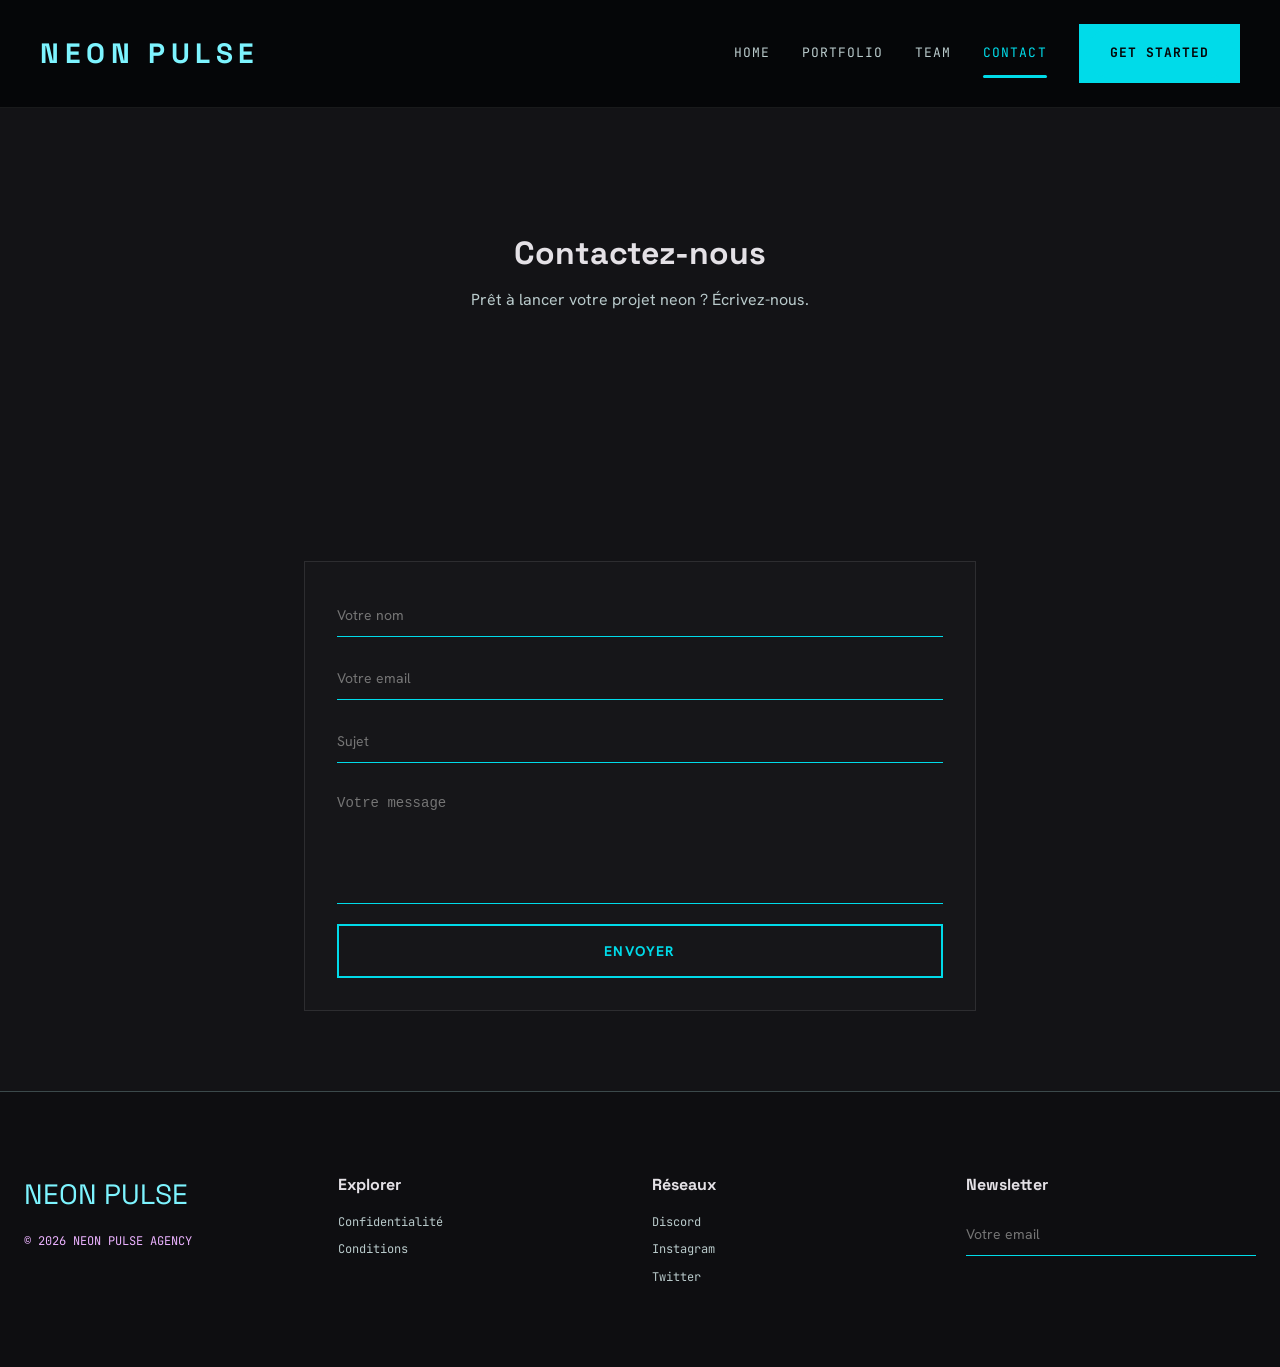
<file: contact.html>
<!DOCTYPE html>
<html lang="fr">
<head>
  <meta charset="UTF-8">
  <meta name="viewport" content="width=device-width, initial-scale=1.0">
  <title>Contact | NEON PULSE</title>
  <link href="https://fonts.googleapis.com/css2?family=Space+Grotesk:wght@400;600;700&family=Hanken+Grotesk:wght@400;500&family=JetBrains+Mono:wght@400;500&display=swap" rel="stylesheet">
  <link rel="stylesheet" href="css/main.css">
</head>
<body>
  <header class="site-header">
    <div class="logo">NEON PULSE</div>
    <nav>
      <ul>
        <li><a href="index.html">Home</a></li>
        <li><a href="portfolio.html">Portfolio</a></li>
        <li><a href="team.html">Team</a></li>
        <li><a href="contact.html" class="active" aria-current="page">Contact</a></li>
        <li class="btn-nav"><a href="contact.html">Get Started</a></li>
      </ul>
    </nav>
  </header>

  <main>
    <section class="team-section" style="padding: 120px 40px; text-align:center;">
      <h1 class="team-section__title">Contactez-nous</h1>
      <p class="team-section__subtitle">Prêt à lancer votre projet neon ? Écrivez-nous.</p>
    </section>

    <section class="team-section" style="padding-bottom: 80px; max-width: 720px; margin: 0 auto;">
      <form class="glass-card" style="padding: 32px; display:grid; gap: 20px;">
        <input class="input" type="text" placeholder="Votre nom">
        <input class="input" type="email" placeholder="Votre email">
        <input class="input" type="text" placeholder="Sujet">
        <textarea class="input" rows="6" placeholder="Votre message" style="resize:none;"></textarea>
        <button class="btn" type="submit">Envoyer</button>
      </form>
    </section>
  </main>

  <footer class="site-footer">
    <div class="site-footer__grid">
      <div>
        <div class="site-footer__logo">NEON PULSE</div>
        <p class="site-footer__copyright">© 2026 NEON PULSE AGENCY</p>
      </div>
      <div>
        <h4>Explorer</h4>
        <div class="site-footer__links">
          <a href="#">Confidentialité</a>
          <a href="#">Conditions</a>
        </div>
      </div>
      <div>
        <h4>Réseaux</h4>
        <div class="site-footer__links">
          <a href="#">Discord</a>
          <a href="#">Instagram</a>
          <a href="#">Twitter</a>
        </div>
      </div>
      <div>
        <h4>Newsletter</h4>
        <input type="email" class="input" placeholder="Votre email">
      </div>
    </div>
  </footer>
</body>
</html>
</file>
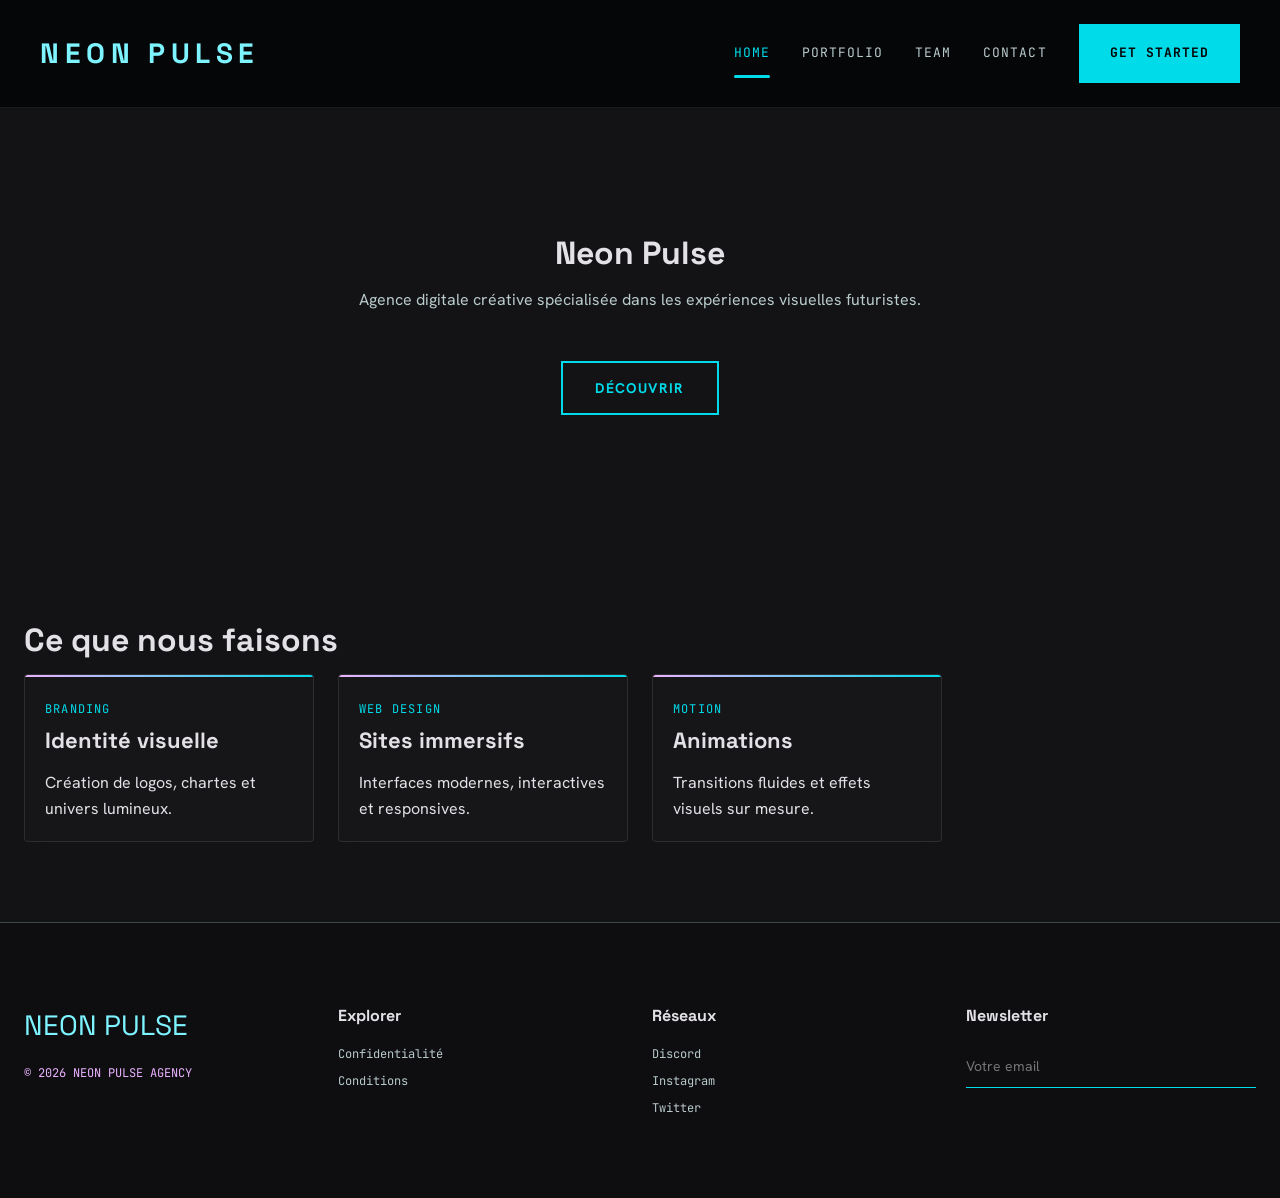
<file: home.html>
<!DOCTYPE html>
<html lang="fr">
<head>
  <meta charset="UTF-8">
  <meta name="viewport" content="width=device-width, initial-scale=1.0">
  <title>Home | NEON PULSE</title>
  <link href="https://fonts.googleapis.com/css2?family=Space+Grotesk:wght@400;600;700&family=Hanken+Grotesk:wght@400;500&family=JetBrains+Mono:wght@400;500&display=swap" rel="stylesheet">
  <link rel="stylesheet" href="css/main.css">
</head>
<body>
  <header class="site-header">
    <div class="logo">NEON PULSE</div>
    <nav>
      <ul>
        <li><a href="index.html" class="active" aria-current="page">Home</a></li>
        <li><a href="portfolio.html">Portfolio</a></li>
        <li><a href="team.html">Team</a></li>
        <li><a href="contact.html">Contact</a></li>
        <li class="btn-nav"><a href="contact.html">Get Started</a></li>
      </ul>
    </nav>
  </header>
  <main>
    <section class="team-section" style="padding: 120px 40px; text-align:center;">
      <h1 class="team-section__title">Neon Pulse</h1>
      <p class="team-section__subtitle">Agence digitale créative spécialisée dans les expériences visuelles futuristes.</p>
      <button class="btn">Découvrir</button>
    </section>

    <section class="team-section" style="padding-bottom: 80px;">
      <h2 class="team-section__title">Ce que nous faisons</h2>
      <div class="team-grid">
        <article class="team-card glass-card">
          <div class="team-card__content">
            <span class="badge">Branding</span>
            <h3 class="team-card__name">Identité visuelle</h3>
            <p>Création de logos, chartes et univers lumineux.</p>
          </div>
        </article>
        <article class="team-card glass-card">
          <div class="team-card__content">
            <span class="badge">Web Design</span>
            <h3 class="team-card__name">Sites immersifs</h3>
            <p>Interfaces modernes, interactives et responsives.</p>
          </div>
        </article>
        <article class="team-card glass-card">
          <div class="team-card__content">
            <span class="badge">Motion</span>
            <h3 class="team-card__name">Animations</h3>
            <p>Transitions fluides et effets visuels sur mesure.</p>
          </div>
        </article>
      </div>
    </section>
  </main>

  <footer class="site-footer">
    <div class="site-footer__grid">
      <div>
        <div class="site-footer__logo">NEON PULSE</div>
        <p class="site-footer__copyright">© 2026 NEON PULSE AGENCY</p>
      </div>
      <div>
        <h4>Explorer</h4>
        <div class="site-footer__links">
          <a href="#">Confidentialité</a>
          <a href="#">Conditions</a>
        </div>
      </div>
      <div>
        <h4>Réseaux</h4>
        <div class="site-footer__links">
          <a href="#">Discord</a>
          <a href="#">Instagram</a>
          <a href="#">Twitter</a>
        </div>
      </div>
      <div>
        <h4>Newsletter</h4>
        <input type="email" class="input" placeholder="Votre email">
      </div>
    </div>
  </footer>
</body>
</html>
</file>
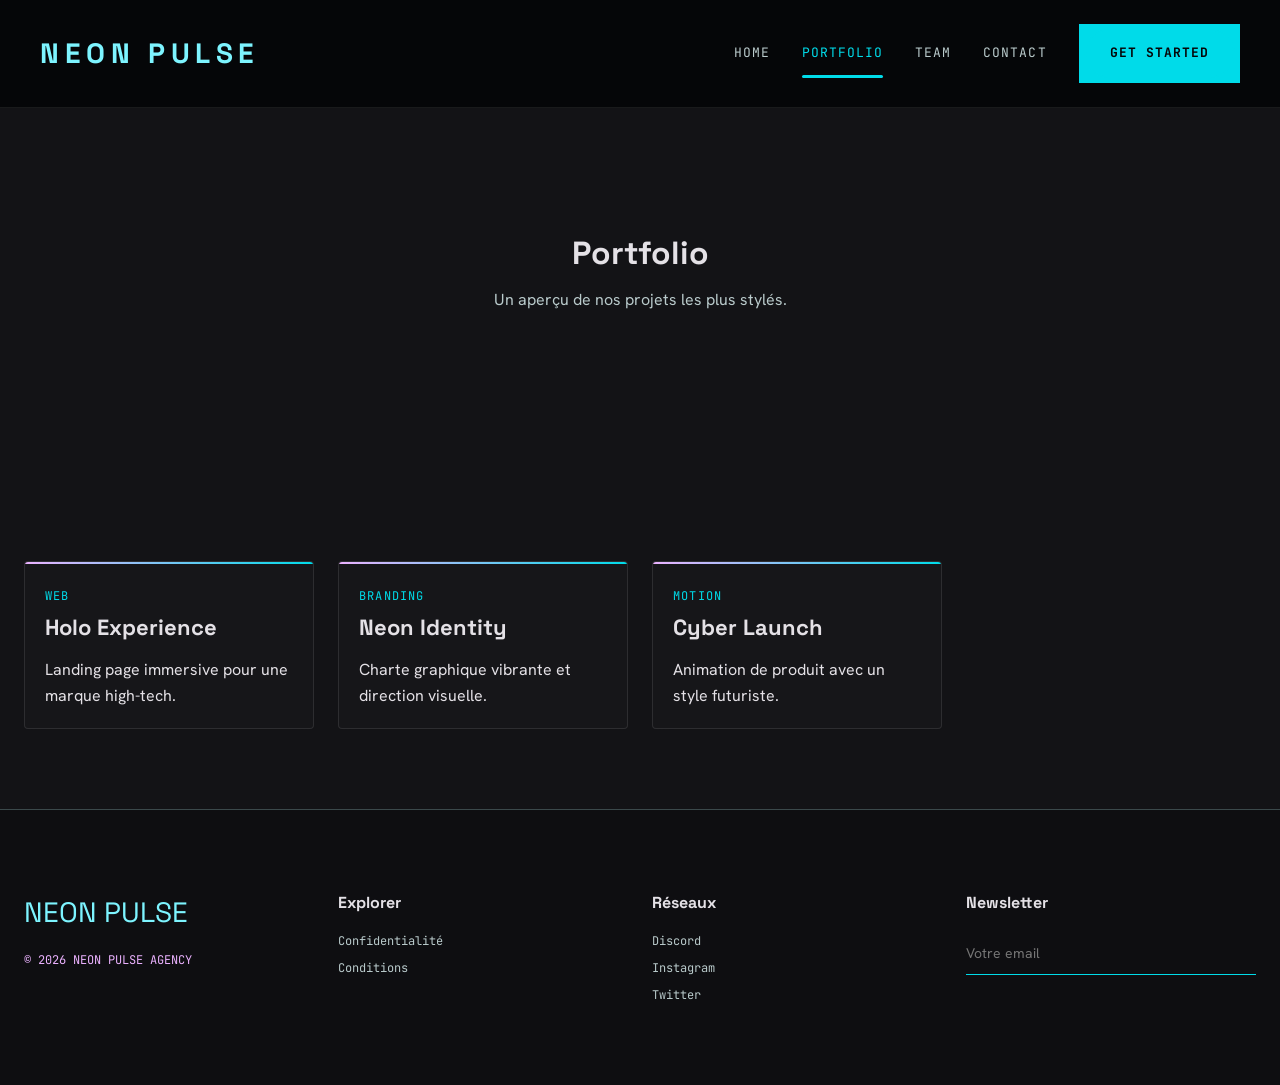
<file: portfolio.html>
<!DOCTYPE html>
<html lang="fr">
<head>
  <meta charset="UTF-8">
  <meta name="viewport" content="width=device-width, initial-scale=1.0">
  <title>Portfolio | NEON PULSE</title>
  <link href="https://fonts.googleapis.com/css2?family=Space+Grotesk:wght@400;600;700&family=Hanken+Grotesk:wght@400;500&family=JetBrains+Mono:wght@400;500&display=swap" rel="stylesheet">
  <link rel="stylesheet" href="css/main.css">
</head>
<body>
  <header class="site-header">
    <div class="logo">NEON PULSE</div>
    <nav>
      <ul>
        <li><a href="index.html">Home</a></li>
        <li><a href="portfolio.html" class="active" aria-current="page">Portfolio</a></li>
        <li><a href="team.html">Team</a></li>
        <li><a href="contact.html">Contact</a></li>
        <li class="btn-nav"><a href="contact.html">Get Started</a></li>
      </ul>
    </nav>
  </header>

  <main>
    <section class="team-section" style="padding: 120px 40px; text-align:center;">
      <h1 class="team-section__title">Portfolio</h1>
      <p class="team-section__subtitle">Un aperçu de nos projets les plus stylés.</p>
    </section>

    <section class="team-section" style="padding-bottom: 80px;">
      <div class="team-grid">
        <article class="team-card glass-card">
          <div class="team-card__content">
            <span class="badge">Web</span>
            <h3 class="team-card__name">Holo Experience</h3>
            <p>Landing page immersive pour une marque high-tech.</p>
          </div>
        </article>
        <article class="team-card glass-card">
          <div class="team-card__content">
            <span class="badge">Branding</span>
            <h3 class="team-card__name">Neon Identity</h3>
            <p>Charte graphique vibrante et direction visuelle.</p>
          </div>
        </article>
        <article class="team-card glass-card">
          <div class="team-card__content">
            <span class="badge">Motion</span>
            <h3 class="team-card__name">Cyber Launch</h3>
            <p>Animation de produit avec un style futuriste.</p>
          </div>
        </article>
      </div>
    </section>
  </main>

  <footer class="site-footer">
    <div class="site-footer__grid">
      <div>
        <div class="site-footer__logo">NEON PULSE</div>
        <p class="site-footer__copyright">© 2026 NEON PULSE AGENCY</p>
      </div>
      <div>
        <h4>Explorer</h4>
        <div class="site-footer__links">
          <a href="#">Confidentialité</a>
          <a href="#">Conditions</a>
        </div>
      </div>
      <div>
        <h4>Réseaux</h4>
        <div class="site-footer__links">
          <a href="#">Discord</a>
          <a href="#">Instagram</a>
          <a href="#">Twitter</a>
        </div>
      </div>
      <div>
        <h4>Newsletter</h4>
        <input type="email" class="input" placeholder="Votre email">
      </div>
    </div>
  </footer>
</body>
</html>
</file>
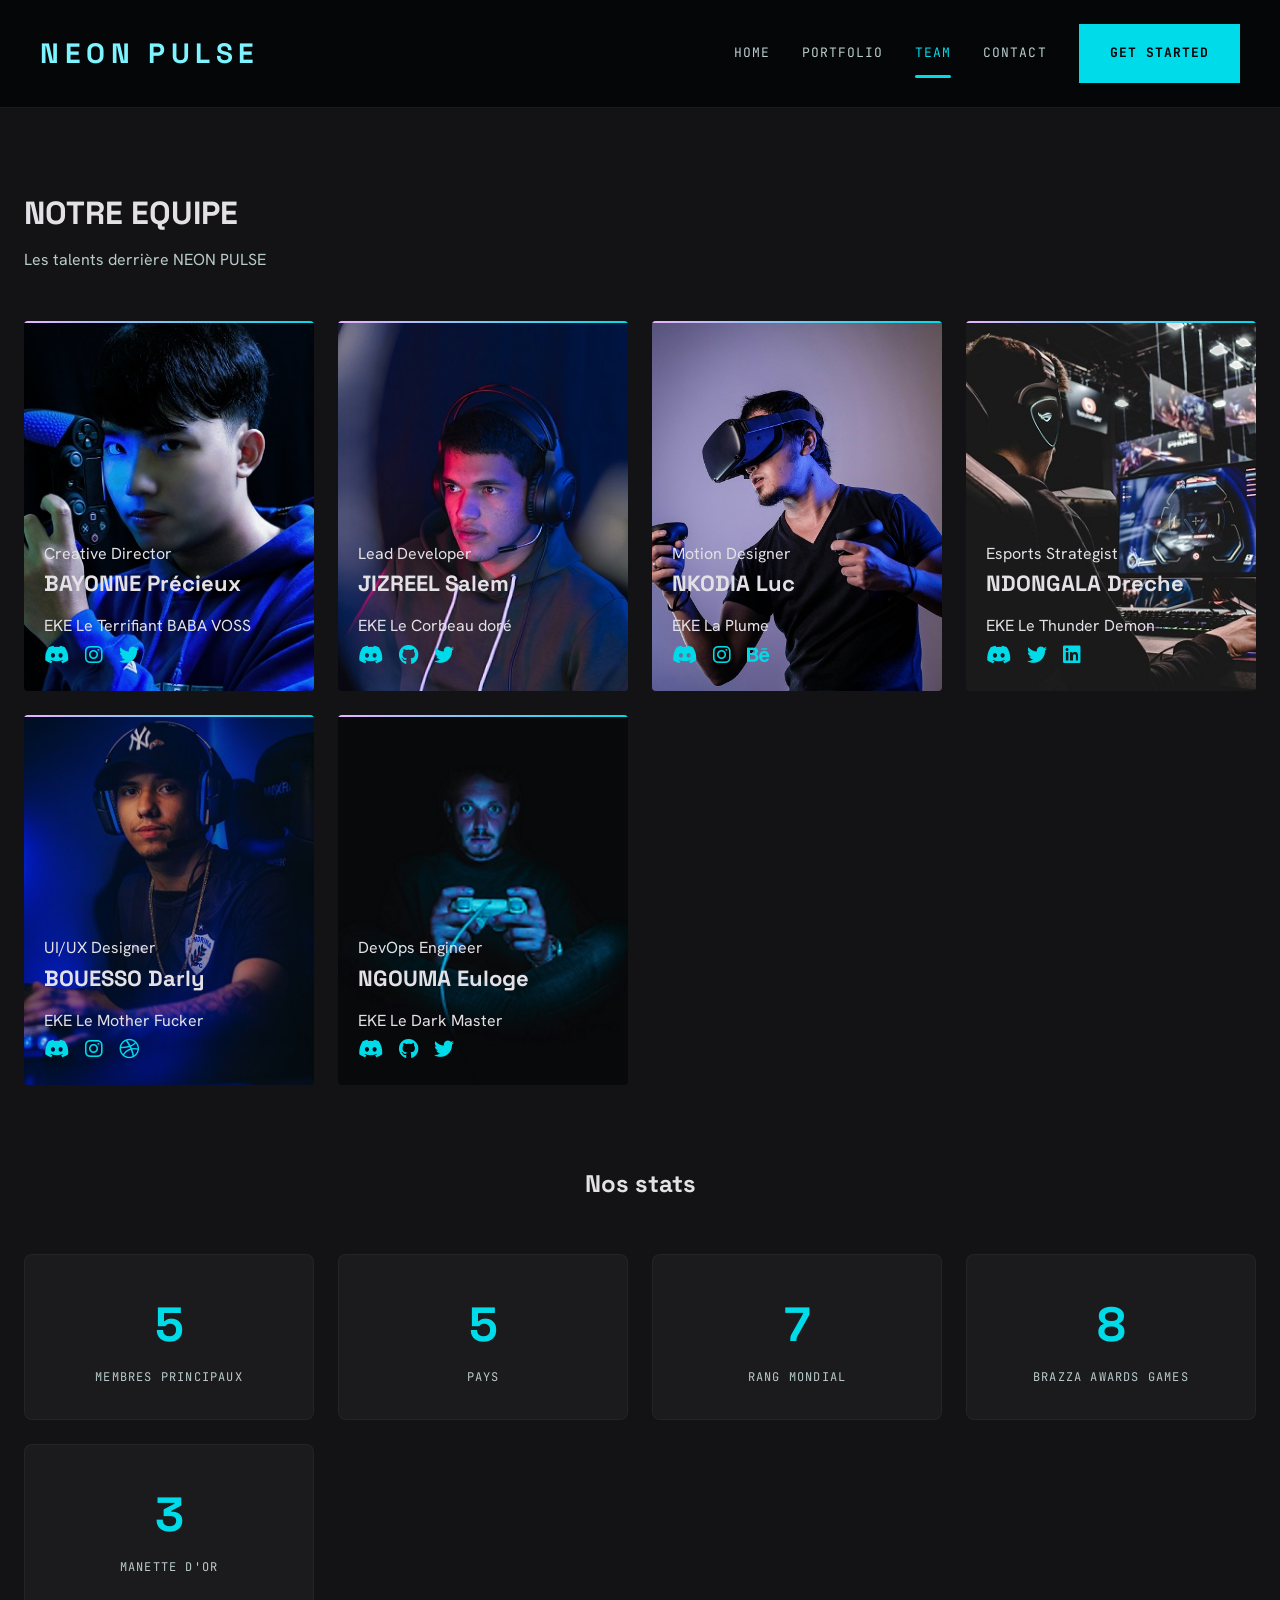
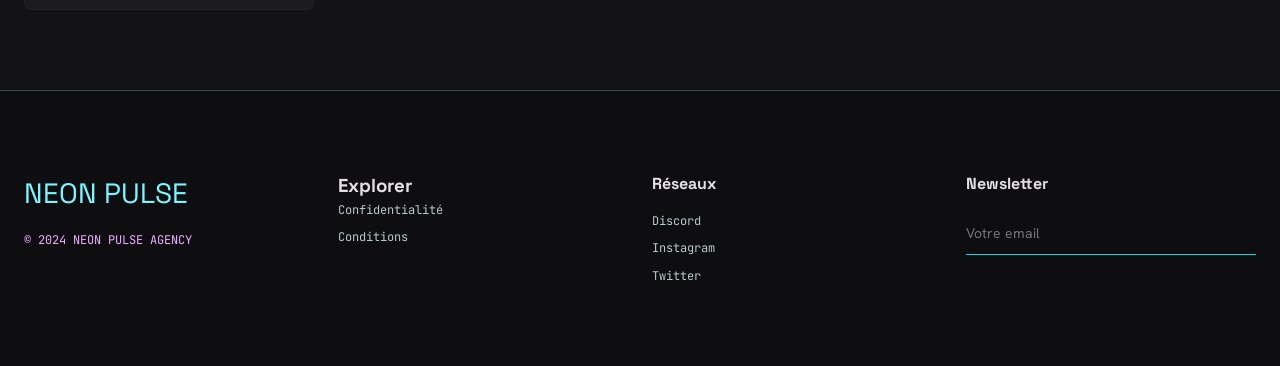
<file: team.html>
<!DOCTYPE html>
<html lang="fr">

<head>
    <meta charset="UTF-8">
    <meta name="viewport" content="width=device-width, initial-scale=1.0">
    <title>EQUIPE | NEON PULSE</title>
    <!-- Google Fonts -->
    <link rel="preconnect" href="https://fonts.googleapis.com">
    <link rel="preconnect" href="https://fonts.gstatic.com" crossorigin>
    <link
        href="https://fonts.googleapis.com/css2?family=Space+Grotesk:wght@400;500;600;700&family=Hanken+Grotesk:wght@400;500;600&family=JetBrains+Mono:wght@400;600&display=swap"
        rel="stylesheet">
    <!-- Font Awesome 6 -->
    <link rel="stylesheet" href="https://cdnjs.cloudflare.com/ajax/libs/font-awesome/6.0.0-beta3/css/all.min.css">
    <link rel="stylesheet" href="./css/main.css">

</head>

<body>

    <!-- ========== HEADER ========== -->
    <header class="site-header">
        <div class="logo">NEON PULSE</div>
        <nav>
            <ul>
                <li><a href="index.html">Home</a></li>
                <li><a href="portfolio.html">Portfolio</a></li>
                <li><a href="team.html" class="active" aria-current="page">Team</a></li>
                <li><a href="contact.html">Contact</a></li>
                <li class="btn-nav"><a href="contact.html">Get Started</a></li>
            </ul>
        </nav>
    </header>

    <!-- ========== EQUIPE SECTION ========== -->
    <section class="team-section">
        <h1 class="team-section__title">
            NOTRE <span class="highlight">EQUIPE</span>
        </h1>
        <p class="team-section__subtitle">
            Les talents derrière NEON PULSE
        </p>

        <!-- Grille des membres -->
        <div class="team-grid">

            <!-- Membre 1 -->
            <div class="team-card" style="background-image: url(image/voss.jpg);background-size: cover;
                background-position: center;
                background-repeat: no-repeat;">
                <div class="team-card__image-wrapper">
                    
                </div>
                <div class="team-card__content">
                    <span class="team-card__badge">Creative Director</span>
                    <h2 class="team-card__name">BAYONNE Précieux</h2>
                    <p class="team-card__role">EKE Le Terrifiant BABA VOSS</p>
                    <div class="team-card__socials">
                        <a href="#" class="icon-link"><i class="fab fa-discord"></i></a>
                        <a href="#" class="icon-link"><i class="fab fa-instagram"></i></a>
                        <a href="#" class="icon-link"><i class="fab fa-twitter"></i></a>
                    </div>
                </div>
            </div>

            <!-- Membre 2 -->
            <div class="team-card" style="background-image: url(image/corbeau.jpg);background-size: cover;
    background-position: center;
    background-repeat: no-repeat;">
                <div class="team-card__image-wrapper">
                    
                </div>
                <div class="team-card__content">
                    <span class="team-card__badge team-card__badge--purple">Lead Developer</span>
                    <h2 class="team-card__name">JIZREEL Salem</h2>
                    <p class="team-card__role">EKE Le Corbeau doré</p>
                    <div class="team-card__socials">
                        <a href="#" class="icon-link"><i class="fab fa-discord"></i></a>
                        <a href="#" class="icon-link"><i class="fab fa-github"></i></a>
                        <a href="#" class="icon-link"><i class="fab fa-twitter"></i></a>
                    </div>
                </div>
            </div>

            <!-- Membre 3 -->
            <div class="team-card" style="background-image: url(image/plume.jpg);background-size: cover;
                background-position: center;
                background-repeat: no-repeat;">
                <div class="team-card__image-wrapper">
                    
                </div>
                <div class="team-card__content">
                    <span class="team-card__badge">Motion Designer</span>
                    <h2 class="team-card__name">NKODIA Luc</h2>
                    <p class="team-card__role">EKE La Plume </p>
                    <div class="team-card__socials">
                        <a href="#" class="icon-link"><i class="fab fa-discord"></i></a>
                        <a href="#" class="icon-link"><i class="fab fa-instagram"></i></a>
                        <a href="#" class="icon-link"><i class="fab fa-behance"></i></a>
                    </div>
                </div>
            </div>

            <!-- Membre 4 -->
            <div class="team-card" style="background-image: url(image/thunder.jpg);background-size: cover;
                    background-position: center;
                    background-repeat: no-repeat;">
                <div class="team-card__image-wrapper">
                    
                </div>
                <div class="team-card__content">
                    <span class="team-card__badge team-card__badge--purple">Esports Strategist</span>
                    <h3 class="team-card__name">NDONGALA Dreche</h3>
                    <p class="team-card__role">EKE Le Thunder Demon</p>
                    <div class="team-card__socials">
                        <a href="#" class="icon-link"><i class="fab fa-discord"></i></a>
                        <a href="#" class="icon-link"><i class="fab fa-twitter"></i></a>
                        <a href="#" class="icon-link"><i class="fab fa-linkedin"></i></a>
                    </div>
                </div>
            </div>

            <!-- Membre 5 -->
            <div class="team-card" style="background-image: url(image/mother.jpg);background-size: cover;
                background-position: center;
                background-repeat: no-repeat;">
                <div class="team-card__image-wrapper">
                    
                </div>
                <div class="team-card__content">
                    <span class="team-card__badge">UI/UX Designer</span>
                    <h3 class="team-card__name">BOUESSO Darly</h3>
                    <p class="team-card__role">EKE Le Mother Fucker</p>
                    <div class="team-card__socials">
                        <a href="#" class="icon-link"><i class="fab fa-discord"></i></a>
                        <a href="#" class="icon-link"><i class="fab fa-instagram"></i></a>
                        <a href="#" class="icon-link"><i class="fab fa-dribbble"></i></a>
                    </div>
                </div>
            </div>

            <!-- Membre 6 -->
            <div class="team-card" style="background-image: url(image/dark.jpg);background-size: cover;
                    background-position: center;
                    background-repeat: no-repeat;">
                <div class="team-card__image-wrapper">
                    
                </div>
                <div class="team-card__content">
                    <span class="team-card__badge team-card__badge--purple">DevOps Engineer</span>
                    <h3 class="team-card__name">NGOUMA Euloge</h3>
                    <p class="team-card__role">EKE Le Dark Master</p>
                    <div class="team-card__socials">
                        <a href="#" class="icon-link"><i class="fab fa-discord"></i></a>
                        <a href="#" class="icon-link"><i class="fab fa-github"></i></a>
                        <a href="#" class="icon-link"><i class="fab fa-twitter"></i></a>
                    </div>
                </div>
            </div>


        </div>
    </section>
    <h2 class="titre-stat">Nos stats</h2>
    <!-- ========== TEAM STATS ========== -->
    <div class="team-stats">
        
        <div class="team-stat-item">
            <div class="team-stat-number">5</div>
            <div class="team-stat-label">Membres principaux</div>
        </div>
        <div class="team-stat-item">
            <div class="team-stat-number">5</div>
            <div class="team-stat-label">Pays</div>
        </div>
        <div class="team-stat-item">
            <div class="team-stat-number">7</div>
            <div class="team-stat-label">Rang Mondial </div>
        </div>
        <div class="team-stat-item">
            <div class="team-stat-number">8</div>
            <div class="team-stat-label">Brazza Awards Games</div>
        </div>
        <div class="team-stat-item">
            <div class="team-stat-number">3</div>
            <div class="team-stat-label">Manette d'Or</div>
        </div>
    </div>

    <!-- ========== FOOTER ========== -->
    <footer class="site-footer">
        <div class="site-footer__grid">
            <div>
                <div class="site-footer__logo">NEON PULSE</div>
                <p class="site-footer__copyright">© 2024 NEON PULSE AGENCY</p>
            </div>
            <div>
                <h3>Explorer</h3>
                <div class="site-footer__links">
                    <a href="#">Confidentialité</a>
                    <a href="#">Conditions</a>
                </div>
            </div>
            <div>
                <h4>Réseaux</h4>
                <div class="site-footer__links">
                    <a href="#">Discord</a>
                    <a href="#">Instagram</a>
                    <a href="#">Twitter</a>
                </div>
            </div>
            <div>
                <h4>Newsletter</h4>
                <input type="email" class="input" placeholder="Votre email">
            </div>
        </div>
    </footer>

</body>

</html>
</file>
<file: css/main.css>
/* ===================================
   MAIN — regroupe tous les partials
   L'ORDRE COMPTE : variables et reset en premier
   =================================== */
@import url('variables.css');
@import url('reset.css');
@import url('components.css');
@import url('header.css');
@import url('team.css');
@import url('footer.css');
@import url('responsive.css')
</file>
